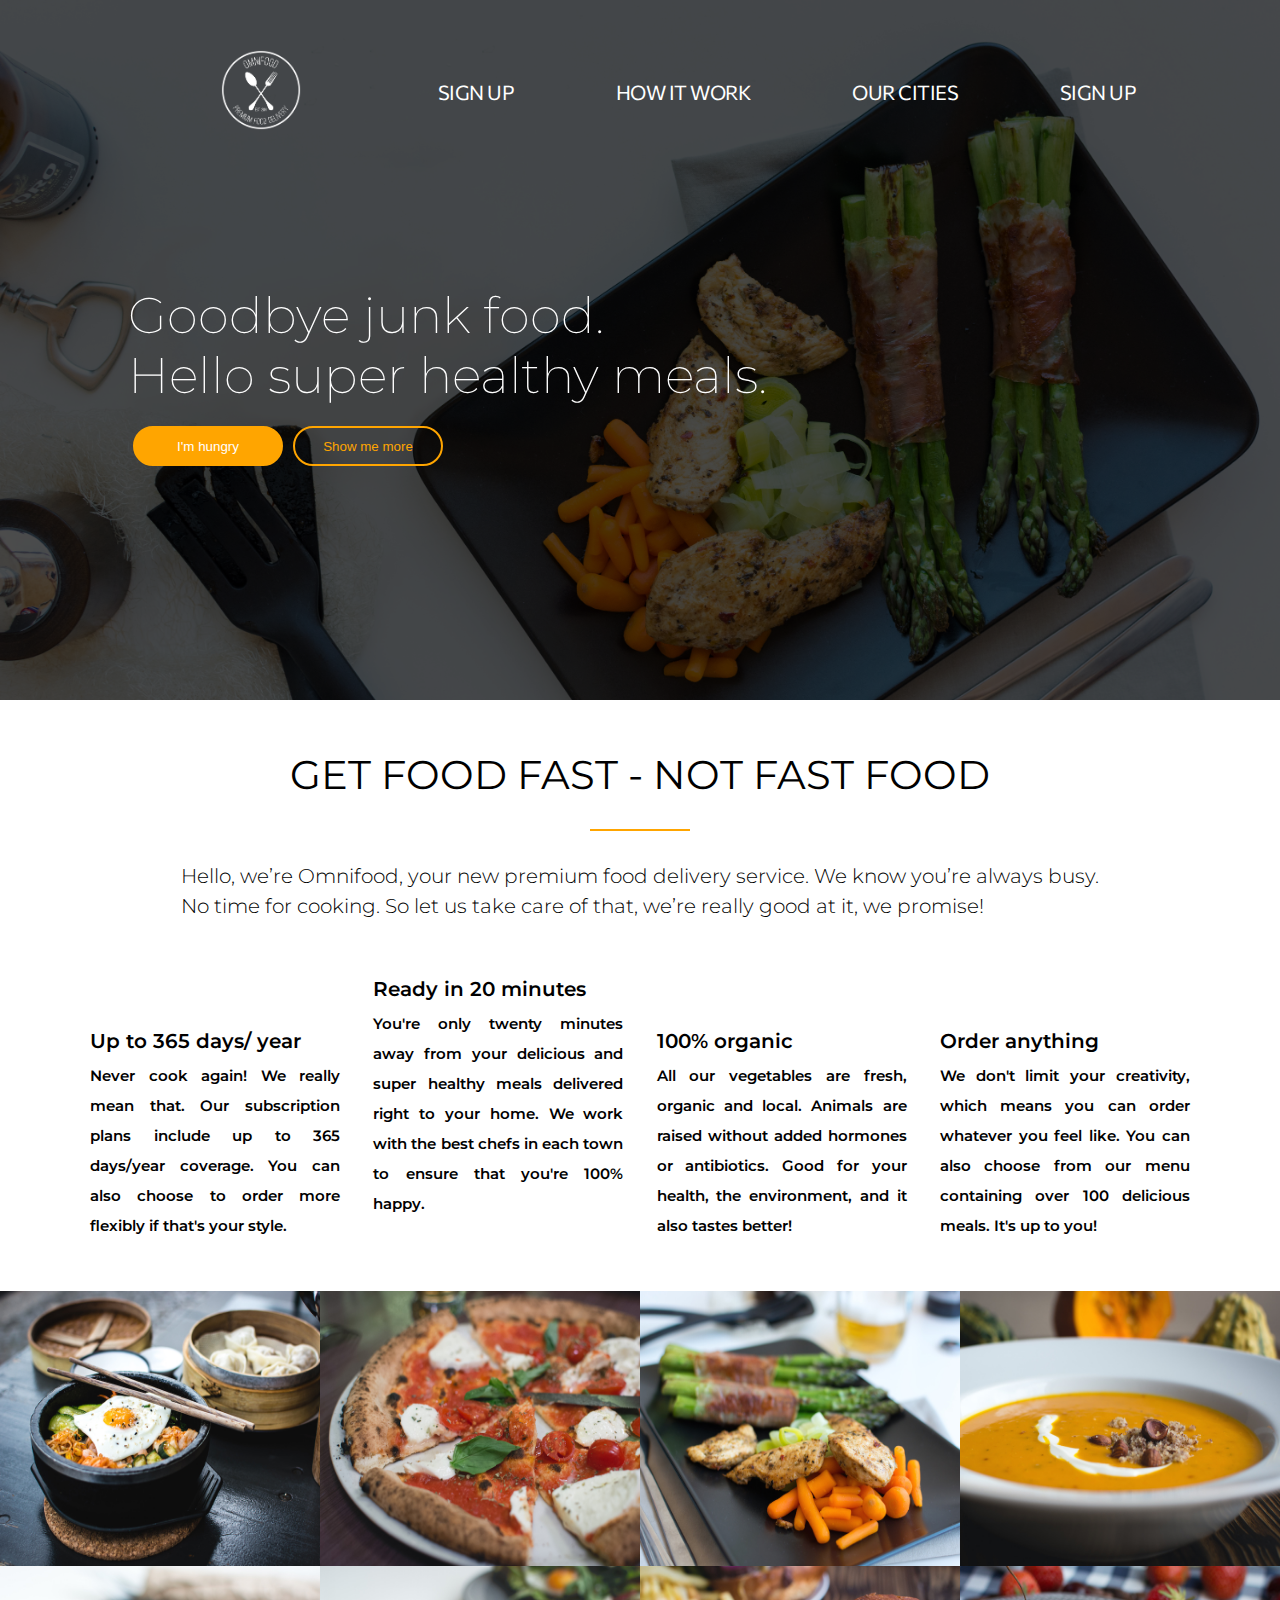
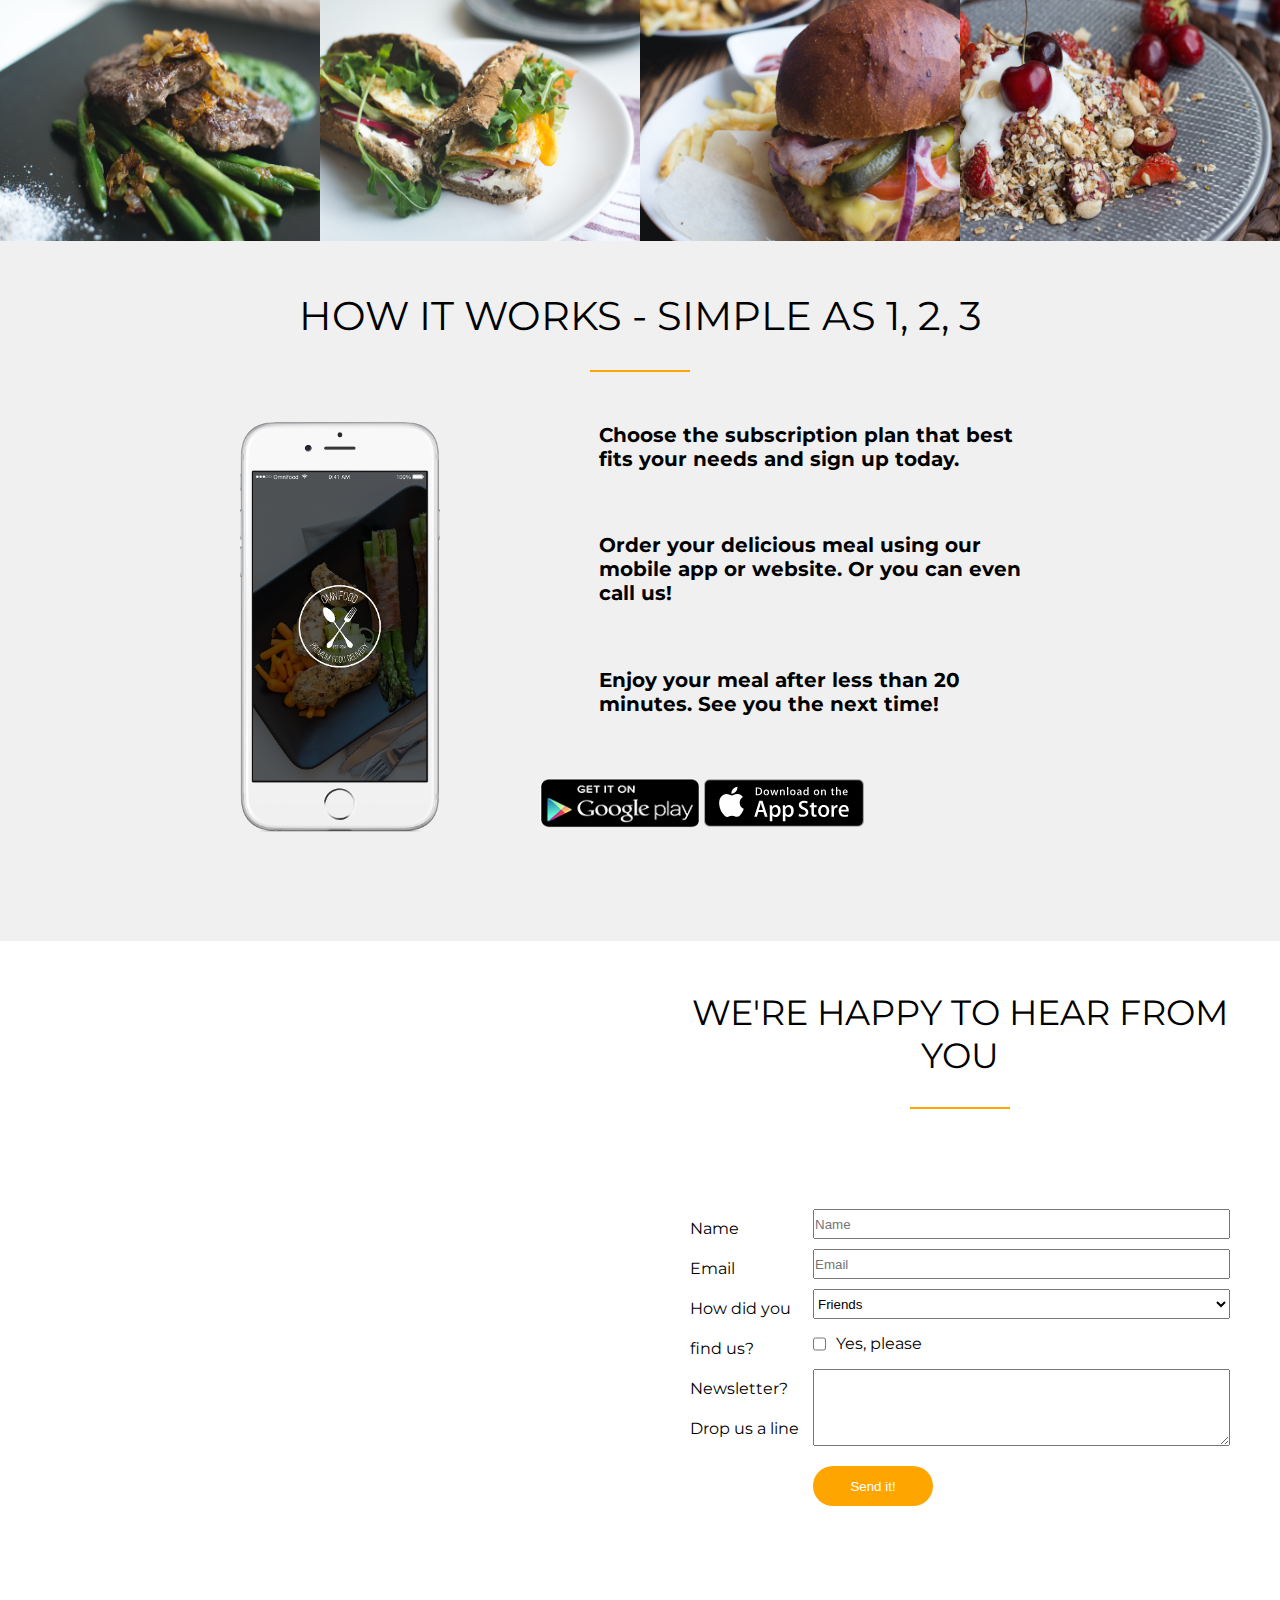
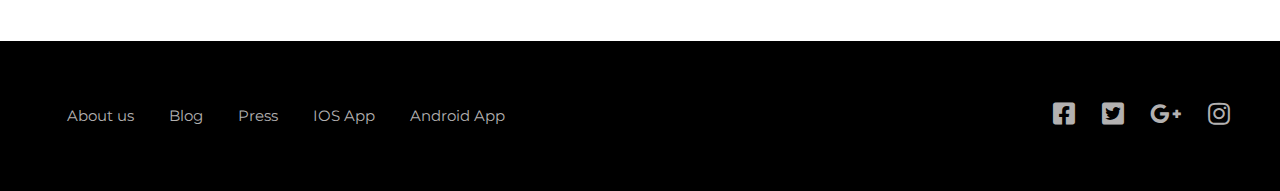
<file: Code mẫu/Day 2/index.html>
<!DOCTYPE html>
<html lang="en">

<head>
    <meta charset="UTF-8">
    <meta name="viewport" content="width=device-width, initial-scale=1.0">
    <link href="https://pro.fontawesome.com/releases/v5.12.0/css/all.css" rel="stylesheet">
    <link rel="stylesheet" href="./index.css">
    <title>Document</title>
</head>

<body>

    <!-- home menu  -->
    <div class="home-menu">

        <!-- opacity noi sau khi hoan thien  -->
        <div class="opacity-menu">
        </div>

        <!-- nav menu  -->
        <nav>
            <div class="max-width">
                <div class="logo">
                    <a href="">
                        <img src="./image/logo-white.png" alt="">
                    </a>
                </div>

                <ul class="menu">
                    <a href="#">
                        <li>SIGN UP</li>
                    </a>
                    <a href="#">
                        <li>HOW IT WORK</li>
                    </a>
                    <a href="#">
                        <li>OUR CITIES</li>
                    </a>
                    <a href="#">
                        <li>SIGN UP</li>
                    </a>
                </ul>
            </div>
        </nav>

        <!-- Content Menu -->
        <div class="content-menu">
            <div class="text">
                <p>Goodbye junk food.</p>
                <p>Hello super healthy meals.</p>
            </div>

            <div class="multi-button">
                <button id="button1">I'm hungry</button>
                <button id="button2">Show me more</button>
            </div>
        </div>

    </div>

    <!-- Home content  -->
    <div class="home-content">
        <div class="max-width">
            <p class="title">GET FOOD FAST - NOT FAST FOOD</p>
            <div class="orange-bar"></div>

            <div class="about">

                <p>
                    Hello, we’re Omnifood, your new premium food delivery service. We know you’re always busy.</p>

                <p>No time for cooking. So let us take care of that, we’re really good at it, we promise!</p>
            </div>

            <div class="content-boxes">
                <div class="content-box">
                    <i class="far fa-infinity"></i>
                    <p class="title">
                        Up to 365 days/ year
                    </p>
                    <p>Never cook again! We really mean that. Our subscription plans include up to 365 days/year
                        coverage. You can also choose to order more flexibly if that's your style.</p>
                </div>
                <div class="content-box">
                    <i class="fal fa-alarm-clock"></i>
                    <p class="title">
                        Ready in 20 minutes
                    </p>
                    <p>You're only twenty minutes away from your delicious and super healthy meals delivered right to
                        your home. We work with the best chefs in each town to ensure that you're 100% happy.</p>
                </div>
                <div class="content-box">
                    <i class="fal fa-carrot"></i>
                    <p class="title">100% organic</p>
                    <p>All our vegetables are fresh, organic and local. Animals are raised without added hormones or
                        antibiotics. Good for your health, the environment, and it also tastes better!</p>
                </div>
                <div class="content-box">
                    <i class="far fa-shopping-cart"></i>
                    <p class="title">Order anything</p>
                    <p>We don't limit your creativity, which means you can order whatever you feel like. You can also
                        choose from our menu containing over 100 delicious meals. It's up to you!</p>
                </div>
            </div>

        </div>
    </div>

    <!-- Home Banner  -->
    <div class="home-banner">

        <!-- <div class="opacity-banner">
        </div> -->

        <div class="banner-image"><img src="./image/1.jpg" alt=""></div>
        <div class="banner-image"><img src="./image/2.jpg" alt=""></div>
        <div class="banner-image"><img src="./image/3.jpg" alt=""></div>
        <div class="banner-image"><img src="./image/4.jpg" alt=""></div>
        <div class="banner-image"><img src="./image/5.jpg" alt=""></div>
        <div class="banner-image"><img src="./image/6.jpg" alt=""></div>
        <div class="banner-image"><img src="./image/7.jpg" alt=""></div>
        <div class="banner-image"><img src="./image/8.jpg" alt=""></div>

    </div>

    <!-- Content guidance  -->
    <div class="content-guidance">
        <div class="max-width">
            <p class="title">HOW IT WORKS - SIMPLE AS 1, 2, 3</p>
            <div class="orange-bar"></div>
        </div>

        <div class="guidance">

            <img src="./image/app-iPhone.png" alt="">

            <div class="steps">
                <div class="step">
                    <i class="fal fa-star"></i>
                    <p>Choose the subscription plan that best fits your needs and sign up today.</p>
                </div>

                <div class="step">
                    <i class="fal fa-star"></i>
                    <p>Order your delicious meal using our mobile app or website. Or you can even call us!</p>
                </div>

                <div class="step">
                    <i class="fal fa-star"></i>
                    <p>Enjoy your meal after less than 20 minutes. See you the next time!</p>
                </div>
                
                <div class="download">
                    <img src="./image/download-app-android.png" alt="">
                    <img src="./image/download-app.svg" alt="">
                </div>

            </div>
        </div>
    </div>

    <!-- form feedback  -->
    <div class="feedback-form">

        <div class="max-width">
            <p class="title">WE'RE HAPPY TO HEAR FROM YOU</p>
            <div class="orange-bar"></div>
        </div>

        <form class="feedback">
            <div class="label-area">
                <p>Name</p>
                <p>Email</p>
                <p>How did you find us?</p>
                <p>Newsletter?</p>
                <p>Drop us a line</p>
            </div>

            <div class="input-area">
                <input type="text" placeholder="Name">
                <input type="text" placeholder="Email">
                <select id="how-to-find">
                    <option value="friends">Friends</option>
                    <option value="facebook">Facebook</option>
                    <option value="youtube">Youtube</option>
                    <option value="news">News</option>
                </select>
                <div class="check-box">
                    <input id="check" type="checkbox" >
                    <p>Yes, please</p>
                </div>
                <textarea name="" id="" cols="50" rows="5"></textarea>

                <button type="button">Send it!</button>
            </div>
        </form>

    </div>

    <!-- footer  -->
    <div class="footer">
        <div class="max-width">
            <div class="info-top">
                <ul class="menu">
                    <a href="#">
                        <li>About us</li>
                    </a>
                    <a href="#">
                        <li>Blog</li>
                    </a>
                    <a href="#">
                        <li>Press</li>
                    </a>
                    <a href="#">
                        <li>IOS App</li>
                    </a>
                    <a href="#">
                        <li>Android App</li>
                    </a>
                </ul>

                <div class="icon-contact">
                    <i class="fab fa-facebook-square"></i>
                    <i class="fab fa-twitter-square"></i>
                    <i class="fab fa-google-plus-g"></i>
                    <i class="fab fa-instagram"></i>
                </div>
            </div>

            <div class="info-bottom">

            </div>
        </div>
    </div>

</body>

</html>
</file>
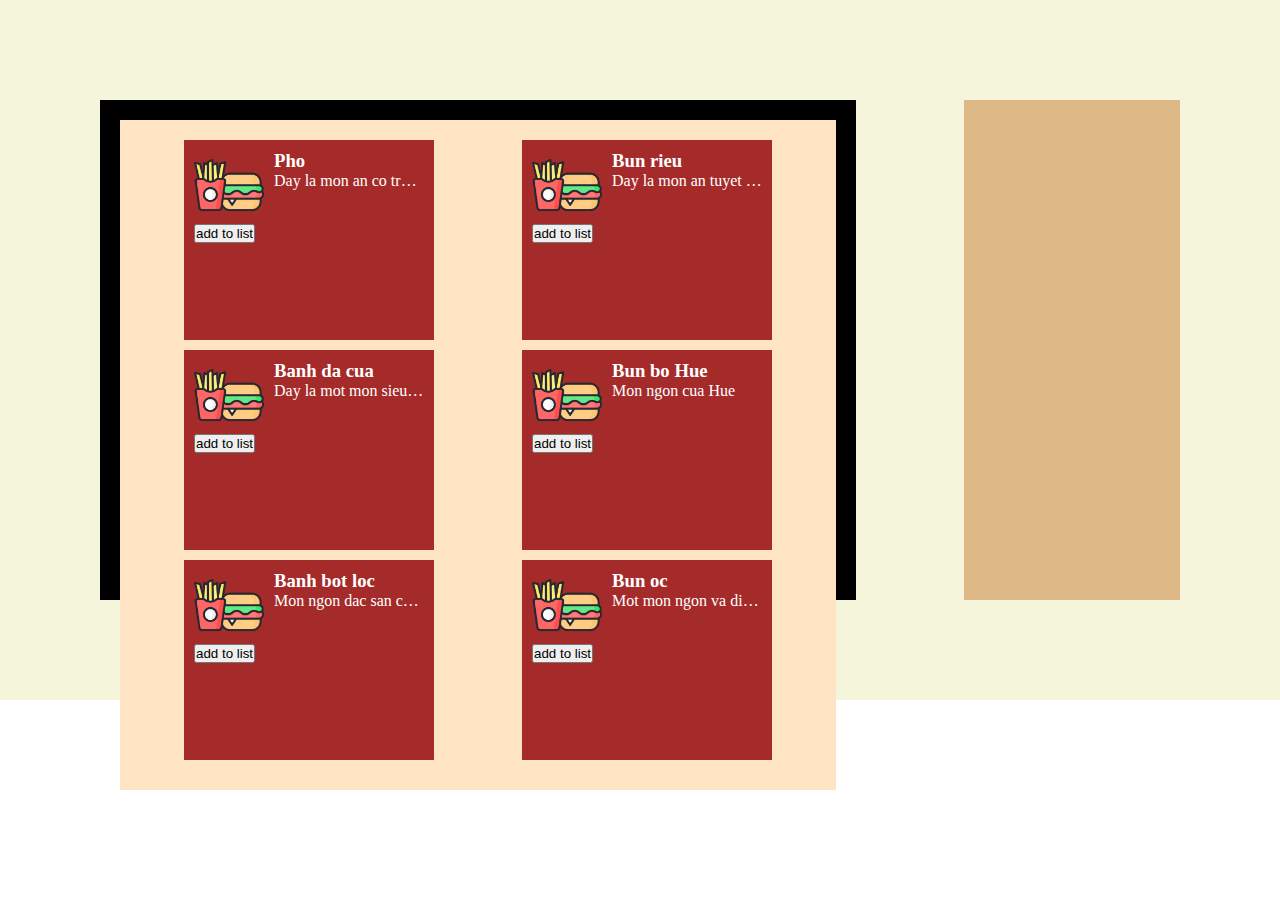
<file: Code mẫu/Day 3 + 4/index.html>
<!DOCTYPE html>
<html lang="en">
<head>
    <meta charset="UTF-8">
    <meta name="viewport" content="width=device-width, initial-scale=1.0">
    <link rel="stylesheet" href="./index.css">
    <title>Document</title>
</head>
<body>
    <div class="home-container">
        <div class="container-left">
            <div class="items">

            </div>
        </div>

        <div class="container-right">

        </div>
    </div>

    <script src="./index.js"></script>
    <script src="./data.js"></script>
</body>
</html>
</file>
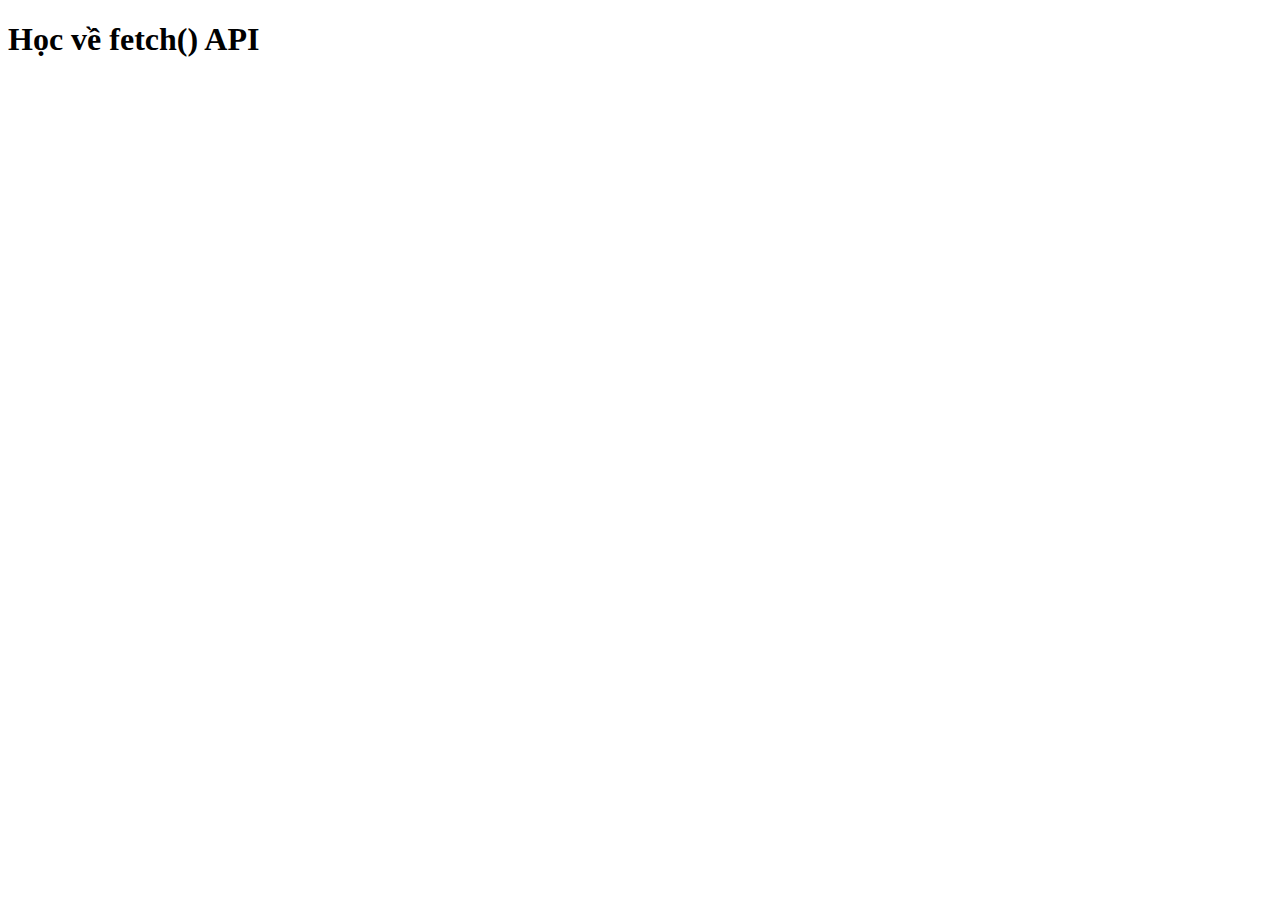
<file: Code mẫu/Day 8/index.html>
<!DOCTYPE html>
<html lang="en">
<head>
    <meta charset="UTF-8">
    <meta name="viewport" content="width=device-width, initial-scale=1.0">
    <title>Document</title>
</head>
<body>
    <h1>Học về fetch() API</h1>

    <script src="./index.js"></script>
</body>
</html>
</file>
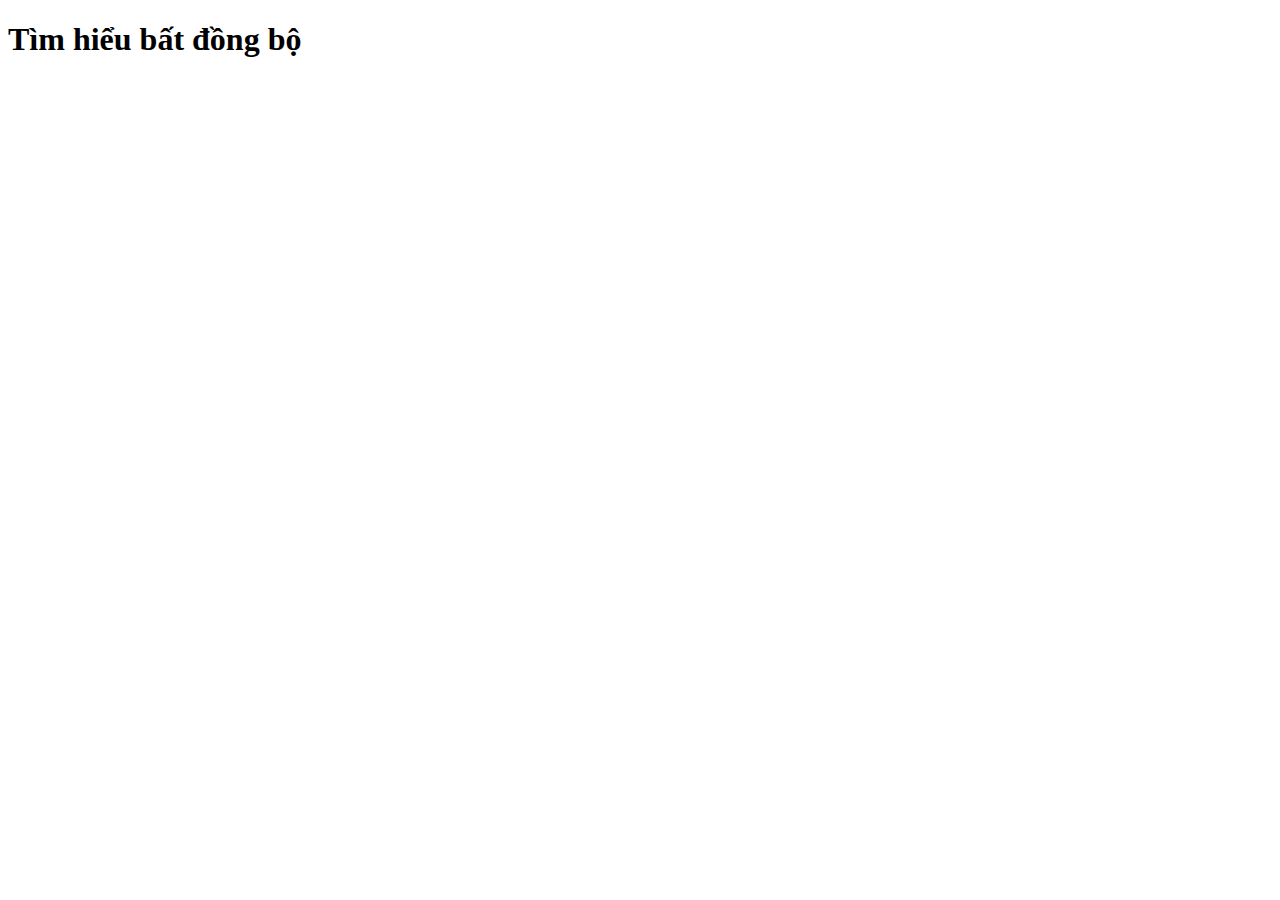
<file: Code mẫu/Day 9/index.html>
<!DOCTYPE html>
<html lang="en">
<head>
    <meta charset="UTF-8">
    <meta name="viewport" content="width=device-width, initial-scale=1.0">
    <title>Document</title>
</head>
<body>
    <h1>Tìm hiểu bất đồng bộ</h1>

    <script src="./index.js"></script>
</body>
</html>
</file>
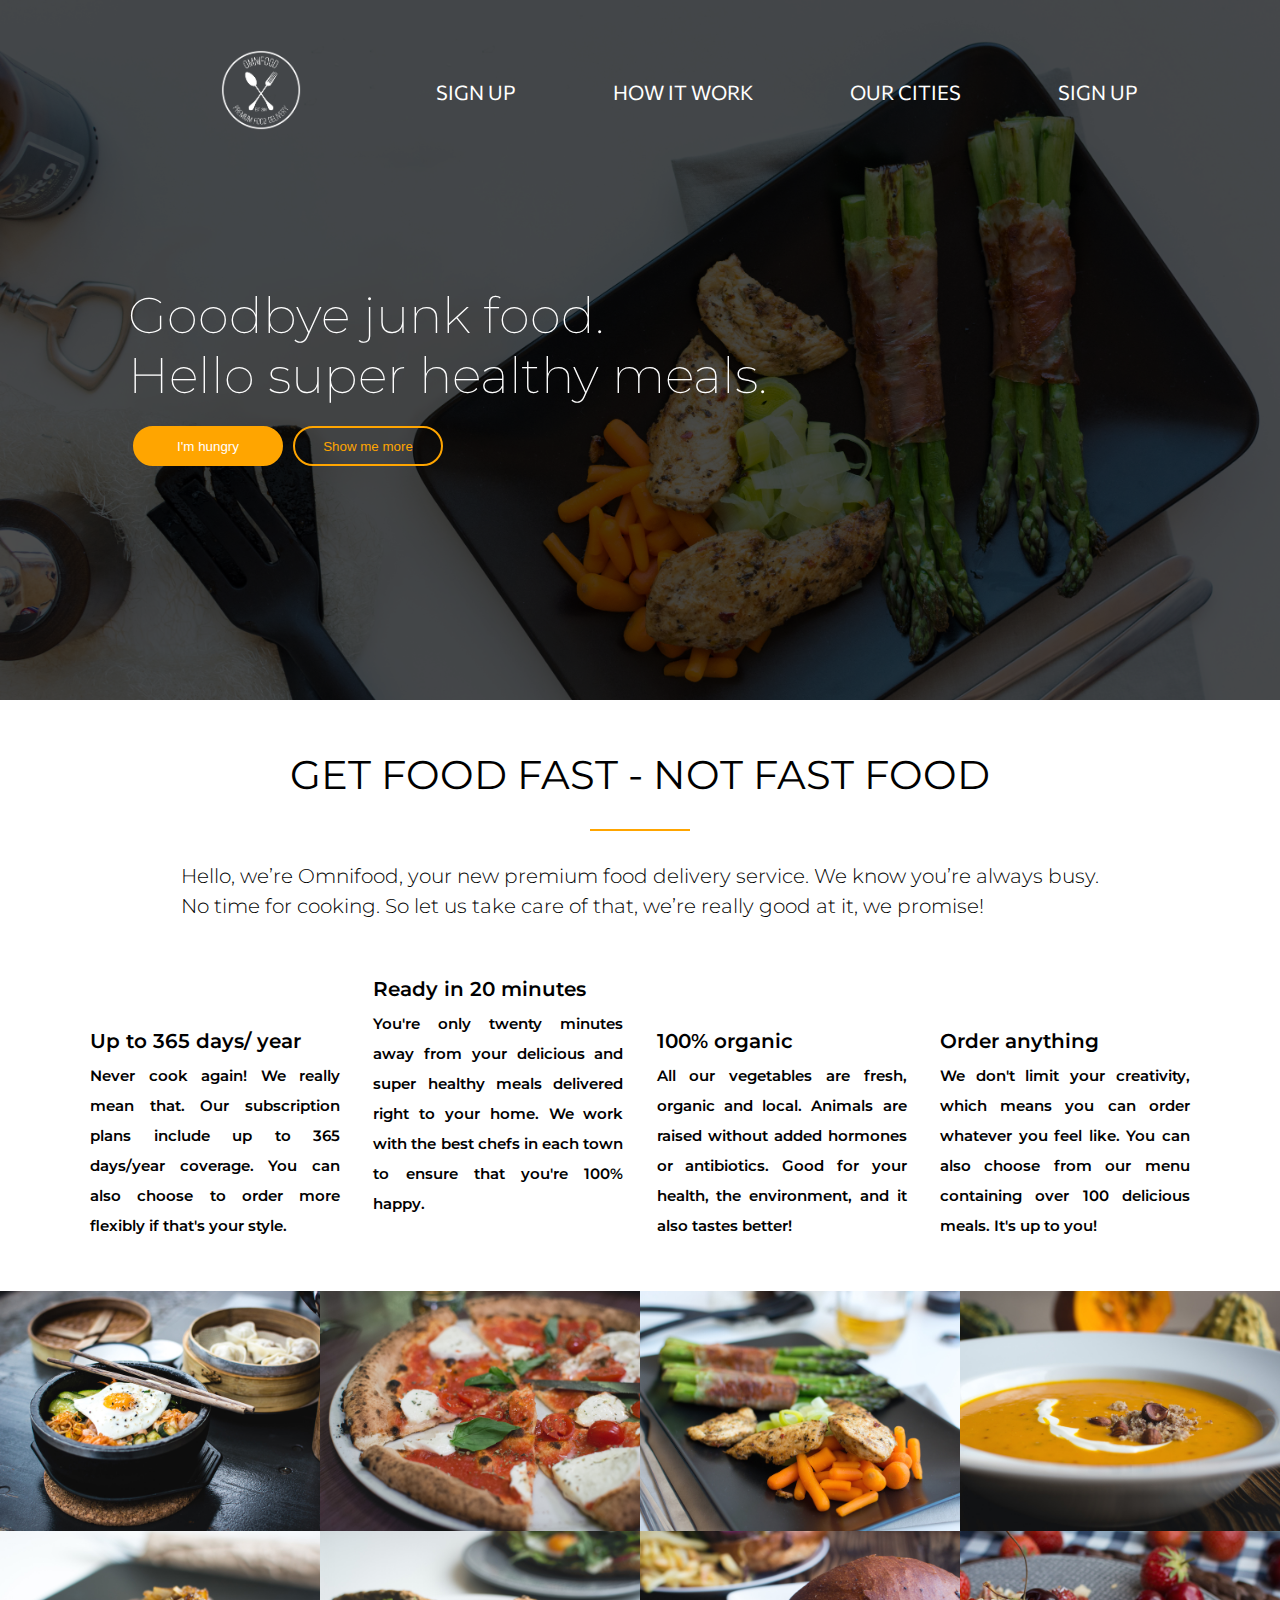
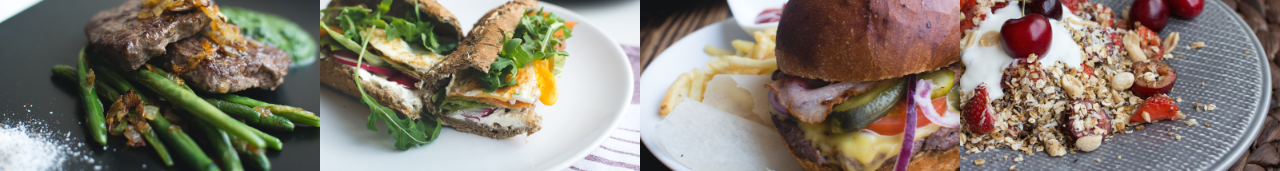
<file: Code mẫu/Page Design/index.html>
<!DOCTYPE html>
<html lang="en">

<head>
    <meta charset="UTF-8">
    <meta name="viewport" content="width=device-width, initial-scale=1.0">
    <link href="https://pro.fontawesome.com/releases/v5.12.0/css/all.css" rel="stylesheet">
    <link rel="stylesheet" href="./index.css">
    <title>Document</title>
</head>

<body>

    <!-- home menu  -->
    <div class="home-menu">

        <!-- opacity noi sau khi hoan thien  -->
        <div class="opacity-menu">
        </div>

        <!-- nav menu  -->
        <nav>
            <div class="max-width">
                <div class="logo">
                    <a href="">
                        <img src="./image/logo-white.png" alt="">
                    </a>
                </div>

                <ul class="menu btn-1">
                    <a href="#">
                        SIGN UP
                    </a>
                    <a href="#">
                        HOW IT WORK
                    </a>
                    <a href="#">
                        OUR CITIES
                    </a>
                    <a href="#">
                        SIGN UP
                    </a>
                </ul>
            </div>
        </nav>

        <!-- Content Menu -->
        <div class="content-menu">
            <div class="text">
                <p>Goodbye junk food.</p>
                <p>Hello super healthy meals.</p>
            </div>

            <div class="multi-button">
                <button id="button1">I'm hungry</button>
                <button id="button2">Show me more</button>
            </div>
        </div>

    </div>

    <!-- Home content  -->
    <div class="home-content">
        <div class="max-width">
            <p class="title">GET FOOD FAST - NOT FAST FOOD</p>
            <div class="orange-bar"></div>

            <div class="about">

                <p>
                    Hello, we’re Omnifood, your new premium food delivery service. We know you’re always busy.</p>

                <p>No time for cooking. So let us take care of that, we’re really good at it, we promise!</p>
              </div>   

            <div class="content-boxes">

                <div class="content-box">
                    <i class="far fa-infinity"></i>
                    <p class="title">
                        Up to 365 days/ year
                    </p>
                    <p>Never cook again! We really mean that. Our subscription plans include up to 365 days/year
                        coverage. You can also choose to order more flexibly if that's your style.</p>
                </div>
                <div class="content-box">
                    <i class="fal fa-alarm-clock"></i>
                    <p class="title">
                        Ready in 20 minutes
                    </p>
                    <p>You're only twenty minutes away from your delicious and super healthy meals delivered right to
                        your home. We work with the best chefs in each town to ensure that you're 100% happy.</p>
                </div>
                <div class="content-box">
                    <i class="fal fa-carrot"></i>
                    <p class="title">100% organic</p>
                    <p>All our vegetables are fresh, organic and local. Animals are raised without added hormones or
                        antibiotics. Good for your health, the environment, and it also tastes better!</p>
                </div>
                <div class="content-box">
                    <i class="far fa-shopping-cart"></i>
                    <p class="title">Order anything</p>
                    <p>We don't limit your creativity, which means you can order whatever you feel like. You can also
                        choose from our menu containing over 100 delicious meals. It's up to you!</p>
                </div>
            </div>

        </div>
    </div>

    <!-- Home banner  -->
    <div class="home-banner">
        <div class="banner-image"><img src="./image/1.jpg" alt=""></div>
        <div class="banner-image"><img src="./image/2.jpg" alt=""></div>
        <div class="banner-image"><img src="./image/3.jpg" alt=""></div>
        <div class="banner-image"><img src="./image/4.jpg" alt=""></div>
        <div class="banner-image"><img src="./image/5.jpg" alt=""></div>
        <div class="banner-image"><img src="./image/6.jpg" alt=""></div>
        <div class="banner-image"><img src="./image/7.jpg" alt=""></div>
        <div class="banner-image"><img src="./image/8.jpg" alt=""></div>
    </div>
    
</body>

</html>
</file>
<file: Code mẫu/Day 2/index.css>
@import url('https://fonts.googleapis.com/css2?family=Commissioner&display=swap');
@import url('https://fonts.googleapis.com/css2?family=Montserrat:wght@200&display=swap');
/* font-family: 'Commissioner', sans-serif; */
/* font-family: 'Montserrat', sans-serif; */

/* nhung phan ap dung chung cho toan trang web se tach rieng ra */

/* chu y noi cach lay font va icon dac biet */

* {
    margin: 0;
    padding: 0;
    box-sizing: border-box;
    text-decoration: none;
    -webkit-box-sizing: border-box;
	-moz-box-sizing: border-box;
	box-sizing: border-box;
}

/* 1 */
.max-width {
    max-width: 1300px;
    padding: 50px;
    margin: 0 auto;
}

/* thanh orange bar */
.max-width .title {
    font-family: 'Montserrat', sans-serif;
    font-size: 40px;
    text-align: center;
}

.max-width .orange-bar {
    width: 100px;
    height: 2px;
    background-color: orange;
    margin-top: 30px;
}

/* Home Menu  */

.home-menu {
    background-image: url('./image/hero.jpg');
    height: 700px;
    background-size: cover;

    /* 2 */
    position: relative;
    z-index: 1;
}


/* 2 */
.opacity-menu {
    width: 100%;
    height: 100%;
    background-color: black;
    opacity: 0.7;
    z-index: 2;
    position: absolute;
}

/* nav style 1  */

nav {
    margin-left: 10%;
}

nav .max-width {
    display: flex;
    justify-content: space-around;
}

nav .menu a{
    position: relative;
	display: inline-block;
	padding: 0 30px;
	color: #fff;
	font-size: 14px;
	letter-spacing: -.5px;
	text-decoration: none;
}

nav .menu a:hover{
    color: orange;
}

nav .menu a:after{
    content: "";
    display: block;
    position: absolute;
	left: 0;
	bottom: 0;
	width: 0%;
	height: 3px;
	background-color: #ffe800;
	-webkit-transition: all .4s cubic-bezier(0.68, -0.55, 0.265, 1.55);
	-o-transition: all .4s cubic-bezier(0.68, -0.55, 0.265, 1.55);
	transition: all .4s cubic-bezier(0.68, -0.55, 0.265, 1.55);
}

nav .menu a:hover:after{
    width: 100%;
}


/* noi sau khi cho vao opacity */
.max-width .logo {
    z-index: 9;
}

.max-width .logo img {
    height: 80px;
    width: 80px;
}

.max-width .menu {
    width: 800px;
    /* add vao de them hieu ung  */
    line-height: 50px;
    list-style: none;
    display: flex;
    flex-direction: row;
    justify-content: space-around;
    align-items: center;
}

.max-width .menu a {
    color: white;
    font-family: 'Commissioner', sans-serif;
    font-size: 20px;

    /* noi sau khi opacity  */
    z-index: 4;
}

/* Content menu  */
.content-menu {
    width: 700px;
    height: 200px;
    margin-left: 10%;
    margin-top: 8%;
    color: white;
    position: relative;

    /* noi sau khi opacity  */
    z-index: 999;
}

.content-menu .text p {
    font-family: 'Montserrat', sans-serif;
    font-size: 50px;
    font-weight: 150;
    line-height: 60px;

    /* noi sau khi opacity  */
    z-index: 9;
}

.content-menu .multi-button {
    width: 320px;
    margin-top: 20px;
    display: flex;
    flex-direction: row;
    justify-content: space-around;
}

.content-menu .multi-button button {
    width: 150px;
    height: 40px;
    outline: none;
    border: none;
    background: none;
    border: solid 2px orange;
    border-radius: 30px;
}

#button1 {
    background-color: orange;
    color: white;
}

#button2 {
    color: orange;
}


/* --------------------Home content-------------------- */

.home-content .max-width {
    display: flex;
    flex-direction: column;
    align-items: center;
}

.home-content .max-width .about {
    margin-top: 30px;
}

.max-width .about p {
    font-family: 'Montserrat', sans-serif;
    font-size: 20px;
    line-height: 30px;
    font-weight: 300;
}

/* Box content  */

.home-content .max-width .content-boxes {
    margin: 0 auto;
    margin-top: 30px;
    width: 1100px;
    display: flex;
    flex-direction: row;
    justify-content: space-between;
}


.content-boxes .content-box {
    width: 250px;
    height: fit-content;
}

.content-boxes .content-box i {
    color: orange;
    font-size: 50px;
    line-height: 70px;
}

.content-boxes .content-box p {
    font-family: 'Montserrat', sans-serif;
    font-size: 15px;
    line-height: 30px;
    font-weight: 600;
    text-align: justify;
}

.content-boxes .content-box .title {
    font-size: 20px;
    text-align: left;
    line-height: 40px;
}

/* Home banner  */
.home-banner {
    width: 100%;
    margin-top: 30px;
    margin: 0 auto;
    display: flex;
    flex-wrap: wrap;
    position: relative;
}


.home-banner .banner-image {
    width: 25%;
    height: 275x;
    z-index: 1;
}

.home-banner .banner-image img {
    width: 100%;
    height: 275px;
    border: none;
    display: block;
    z-index: 1;
}


/* --------------------Content-guidance--------------------  */

.content-guidance {
    width: 100%;
    height: 700px;
    background-color: rgb(240, 240, 240);
}

.content-guidance .max-width {
    display: flex;
    flex-direction: column;
    align-items: center;
}

.content-guidance .guidance {
    width: 800px;
    height: fit-content;
    margin: 0 auto;
    display: flex;
    flex-direction: row;
    justify-content: space-between;
}

.content-guidance .guidance img {
    width: 200px;
    height: 410px;
}

.guidance .steps {
    width: 500px;
    display: flex;
    flex-direction: column;
    justify-content: space-between;

}

.steps .step {
    display: flex;
    align-items: center;
    justify-content: space-between;
}

.steps .step i {
    font-size: 50px;
    color: orange;
}

.steps .step p {
    font-family: 'Montserrat', sans-serif;
    margin-left: 20px;
    font-size: 20px;
    font-weight: 700;
}

.steps .download img {
    width: 160px;
    height: 50px;
}


/*----------------- form feedback -----------------*/
.feedback-form {
    height: 700px;
    display: flex;
    flex-direction: column;
    align-items: flex-end;
}

.feedback-form .max-width {
    width: 50%;
    margin: 0;
}

.feedback-form .max-width .title {
    font-size: 35px;
}

.feedback-form .max-width .orange-bar {
    margin: 0 auto;
    margin-top: 30px;
}

/* form user info  */
form {
    width: 50%;
    padding: 50px;
    display: flex;
    flex-direction: row;
    justify-content: space-between;
}

form .label-area {
    width: 100%;
}

form .label-area p {
    font-family: 'Montserrat', sans-serif;
    line-height: 40px;
}

form .input-area {
    display: flex;
    flex-direction: column;
    width: 90%;
}

.input-area input {
    height: 30px;
    margin-bottom: 10px;
}

.input-area select {
    height: 30px;
    margin-bottom: 10px;
}

.input-area .check-box {
    display: flex;
}


.input-area .check-box p {
    font-family: 'Montserrat', sans-serif;
    line-height: 30px;
    margin-left: 10px;
    display: block;
    text-align: start
}

.input-area button {
    width: 120px;
    height: 40px;
    margin-top: 20px;
    background-color: orange;
    color: white;
    border: none;
    outline: none;
    border-radius: 20px;
    cursor: pointer;
}

/*-------------- footer ------------------- */
.footer {
    background-color: black;
    width: 100%;
}

.footer .max-width {
    display: flex;
    flex-direction: column;
}

.footer .max-width .info-top {
    width: 100%;
    display: flex;
    flex-direction: row;
    justify-content: space-between;
}

.info-top .menu {
    width: 40%;
}

.info-top .menu a {
    font-family: 'Montserrat', sans-serif;
    font-size: 15px;
    color: rgb(179, 177, 177);
    font-weight: 400;
}

.footer .max-width .icon-contact {
    color: rgb(179, 177, 177);
    width: 15%;
    margin-top: 10px;
    font-size: 25px;
    display: flex;
    justify-content: space-between;
}
</file>
<file: Code mẫu/Day 3 + 4/index.css>
*{
    box-sizing: border-box;
    margin: 0;
    padding: 0;
}

.img-icon{
    width: 70px;
    height: 70px;
}

.home-container{
    width: 100%;
    height: 700px;
    padding: 100px;
    background-color: beige;
    display: flex;
    flex-direction: row;
    justify-content: space-between;
}

.home-container .container-left{
    width: 70%;
    height: 500px;
    padding: 20px;
    background-color: black;
}

.home-container .container-right{
    width: 20%;
    height: 500px;
    background-color: burlywood;
}

.items{
    padding: 20px;
    background-color: bisque;
    display: flex;
    justify-content: space-around;
    flex-wrap: wrap;
}
.items .item {
    background-color: brown;
    width: 250px;
    height: 200px;
    padding: 10px;
    margin-bottom: 10px;
    color: white;
    display: flex;
    flex-direction: row;
}

.item .product-view button:hover{
    cursor: pointer;
}

.item .content p {
    width: 150px;
    height: 50px ;

}

.content h3{
    white-space: wrap;
    overflow: hidden;
    text-overflow: ellipsis;
}

.content p{
    white-space: nowrap;
    display: block;
    overflow: hidden;
    text-overflow: ellipsis;
}
</file>
<file: Code mẫu/Page Design/index.css>
@import url('https://fonts.googleapis.com/css2?family=Commissioner&display=swap');
@import url('https://fonts.googleapis.com/css2?family=Montserrat:wght@200&display=swap');
/* font-family: 'Commissioner', sans-serif; */
/* font-family: 'Montserrat', sans-serif; */
/* font-family: 'Xanh Mono', monospace; */
/* nhung phan ap dung chung cho toan trang web se tach rieng ra */

/* chu y noi cach lay font va icon dac biet */

* {
    margin: 0;
    padding: 0;
    box-sizing: border-box;
    text-decoration: none;
    -webkit-box-sizing: border-box;
    -moz-box-sizing: border-box;
}



/* 1 */
.max-width {
    max-width: 1300px;
    padding: 50px;
    margin: 0 auto;
}

/* thanh orange bar */
.max-width .title {
    font-family: 'Montserrat', sans-serif;
    font-size: 40px;
    text-align: center;
}

.max-width .orange-bar {
    width: 100px;
    height: 2px;
    background-color: orange;
    margin-top: 30px;
}

/* Home Menu  */

.home-menu {
    background-image: url('./image/hero.jpg');
    height: 700px;
    background-size: cover;

    /* 2 */
    position: relative;
    z-index: 1;
}


/* 2 */
.opacity-menu {
    width: 100%;
    height: 100%;
    background-color: black;
    opacity: 0.7;
    z-index: 2;
    position: absolute;
}

/* nav style 1  */

nav {
    margin-left: 10%;
}

nav .max-width {
    display: flex;
    justify-content: space-around;
}


/* noi sau khi cho vao opacity */
.max-width .logo {
    z-index: 9;
}

.max-width .logo img {
    height: 80px;
    width: 80px;
}

.max-width .menu {
    width: 800px;
    /* add vao de them hieu ung  */
    line-height: 50px;
    list-style: none;
    display: flex;
    flex-direction: row;
    justify-content: space-around;
    align-items: center;
}

.max-width .menu a {
    color: white;
    font-family: 'Commissioner', sans-serif;
    font-size: 20px;
    /* noi sau khi opacity  */
    z-index: 4;
    position: relative;
}

a:hover,
a:active,
a:focus {
    text-decoration: none
}

.menu a:hover {
    color: #ffe800;
}

.btn-1 a:after{
    content: "";
    display: block;
}

.btn-1 a:after {
    position: absolute;
    left: 0;
    bottom: 0;
    width: 0%;
    height: 3px;
    background-color: #ffe800;
    -webkit-transition: all .4s cubic-bezier(0.68, -0.55, 0.265, 1.55);
    -o-transition: all .4s cubic-bezier(0.68, -0.55, 0.265, 1.55);
    transition: all .4s cubic-bezier(0.68, -0.55, 0.265, 1.55);
}

.btn-1 a:hover:after {
    width: 100%;
}

/* Content menu  */
.content-menu {
    width: 700px;
    height: 200px;
    margin-left: 10%;
    margin-top: 8%;
    color: white;
    position: relative;

    /* noi sau khi opacity  */
    z-index: 999;
}

.content-menu .text p {
    font-family: 'Montserrat', sans-serif;
    font-size: 50px;
    font-weight: 150;
    line-height: 60px;

    /* noi sau khi opacity  */
    z-index: 9;
}

.content-menu .multi-button {
    width: 320px;
    margin-top: 20px;
    display: flex;
    flex-direction: row;
    justify-content: space-around;
}

.content-menu .multi-button button {
    width: 150px;
    height: 40px;
    outline: none;
    border: none;
    background: none;
    border: solid 2px orange;
    border-radius: 30px;
}

#button1 {
    background-color: orange;
    color: white;
}

#button2 {
    color: orange;
}


/* --------------------Home content-------------------- */

.home-content .max-width {
    display: flex;
    flex-direction: column;
    align-items: center;
}

.home-content .max-width .about {
    margin-top: 30px;
}

.max-width .about p {
    font-family: 'Montserrat', sans-serif;
    font-size: 20px;
    line-height: 30px;
    font-weight: 300;
}

/* Box content  */

.home-content .max-width .content-boxes {
    margin: 0 auto;
    margin-top: 30px;
    width: 1100px;
    display: flex;
    flex-direction: row;
    justify-content: space-between;
}


.content-boxes .content-box {
    width: 250px;
    height: fit-content;
}

.content-boxes .content-box i {
    color: orange;
    font-size: 50px;
    line-height: 70px;
}

.content-boxes .content-box p {
    font-family: 'Montserrat', sans-serif;
    font-size: 15px;
    line-height: 30px;
    font-weight: 600;
    text-align: justify;
}

.content-boxes .content-box .title {
    font-size: 20px;
    text-align: left;
    line-height: 40px;
}

/* ----------- Home banner ------------  */
.home-banner {
    width: 100%;
    display: flex;
    flex-wrap: wrap;
}

.home-banner .banner-image{
    width: 25%;
}
                                                                                                                                                                                                                                                                                                                                                                                                                                                                                                                                                                                                                                                                                                                                                                                                                
.home-banner .banner-image img {
    width: 100% ;
    display: block;
}
</file>
